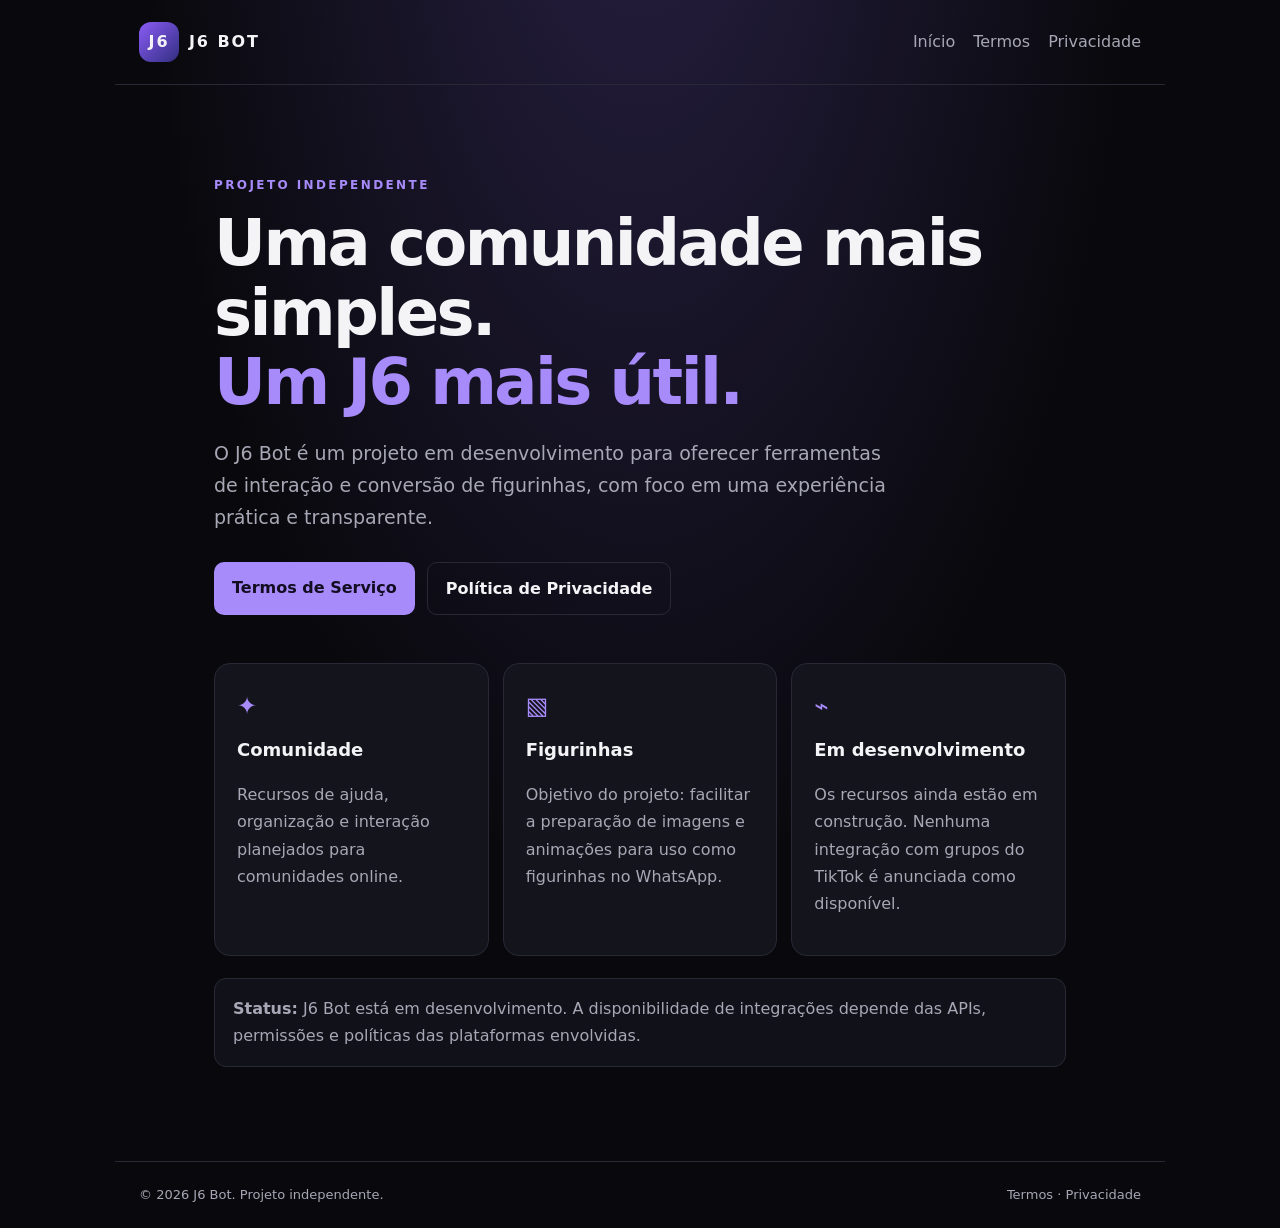
<file: index.html>
<!doctype html>
<html lang="pt-BR">
<head>
  <meta charset="utf-8">
  <meta name="viewport" content="width=device-width, initial-scale=1">
  <meta name="description" content="J6 Bot — projeto de ferramentas para comunidades e conversão de figurinhas.">
  <title>J6 Bot — Site oficial</title>
  <link rel="stylesheet" href="style.css">
</head>
<body>
  <header class="top"><a class="brand" href="index.html"><span class="mark">J6</span><span>J6 BOT</span></a><nav><a href="index.html">Início</a><a href="terms.html">Termos</a><a href="privacy.html">Privacidade</a></nav></header>
  <main class="hero">
    <p class="eyebrow">PROJETO INDEPENDENTE</p>
    <h1>Uma comunidade mais simples.<br><span>Um J6 mais útil.</span></h1>
    <p class="lead">O J6 Bot é um projeto em desenvolvimento para oferecer ferramentas de interação e conversão de figurinhas, com foco em uma experiência prática e transparente.</p>
    <div class="actions"><a class="button" href="terms.html">Termos de Serviço</a><a class="button secondary" href="privacy.html">Política de Privacidade</a></div>
    <section class="features">
      <article><div class="symbol">✦</div><h2>Comunidade</h2><p>Recursos de ajuda, organização e interação planejados para comunidades online.</p></article>
      <article><div class="symbol">▧</div><h2>Figurinhas</h2><p>Objetivo do projeto: facilitar a preparação de imagens e animações para uso como figurinhas no WhatsApp.</p></article>
      <article><div class="symbol">⌁</div><h2>Em desenvolvimento</h2><p>Os recursos ainda estão em construção. Nenhuma integração com grupos do TikTok é anunciada como disponível.</p></article>
    </section>
    <p class="notice"><strong>Status:</strong> J6 Bot está em desenvolvimento. A disponibilidade de integrações depende das APIs, permissões e políticas das plataformas envolvidas.</p>
  </main>
  <footer><span>© 2026 J6 Bot. Projeto independente.</span><span><a href="terms.html">Termos</a> · <a href="privacy.html">Privacidade</a></span></footer>
</body>
</html>
</file>
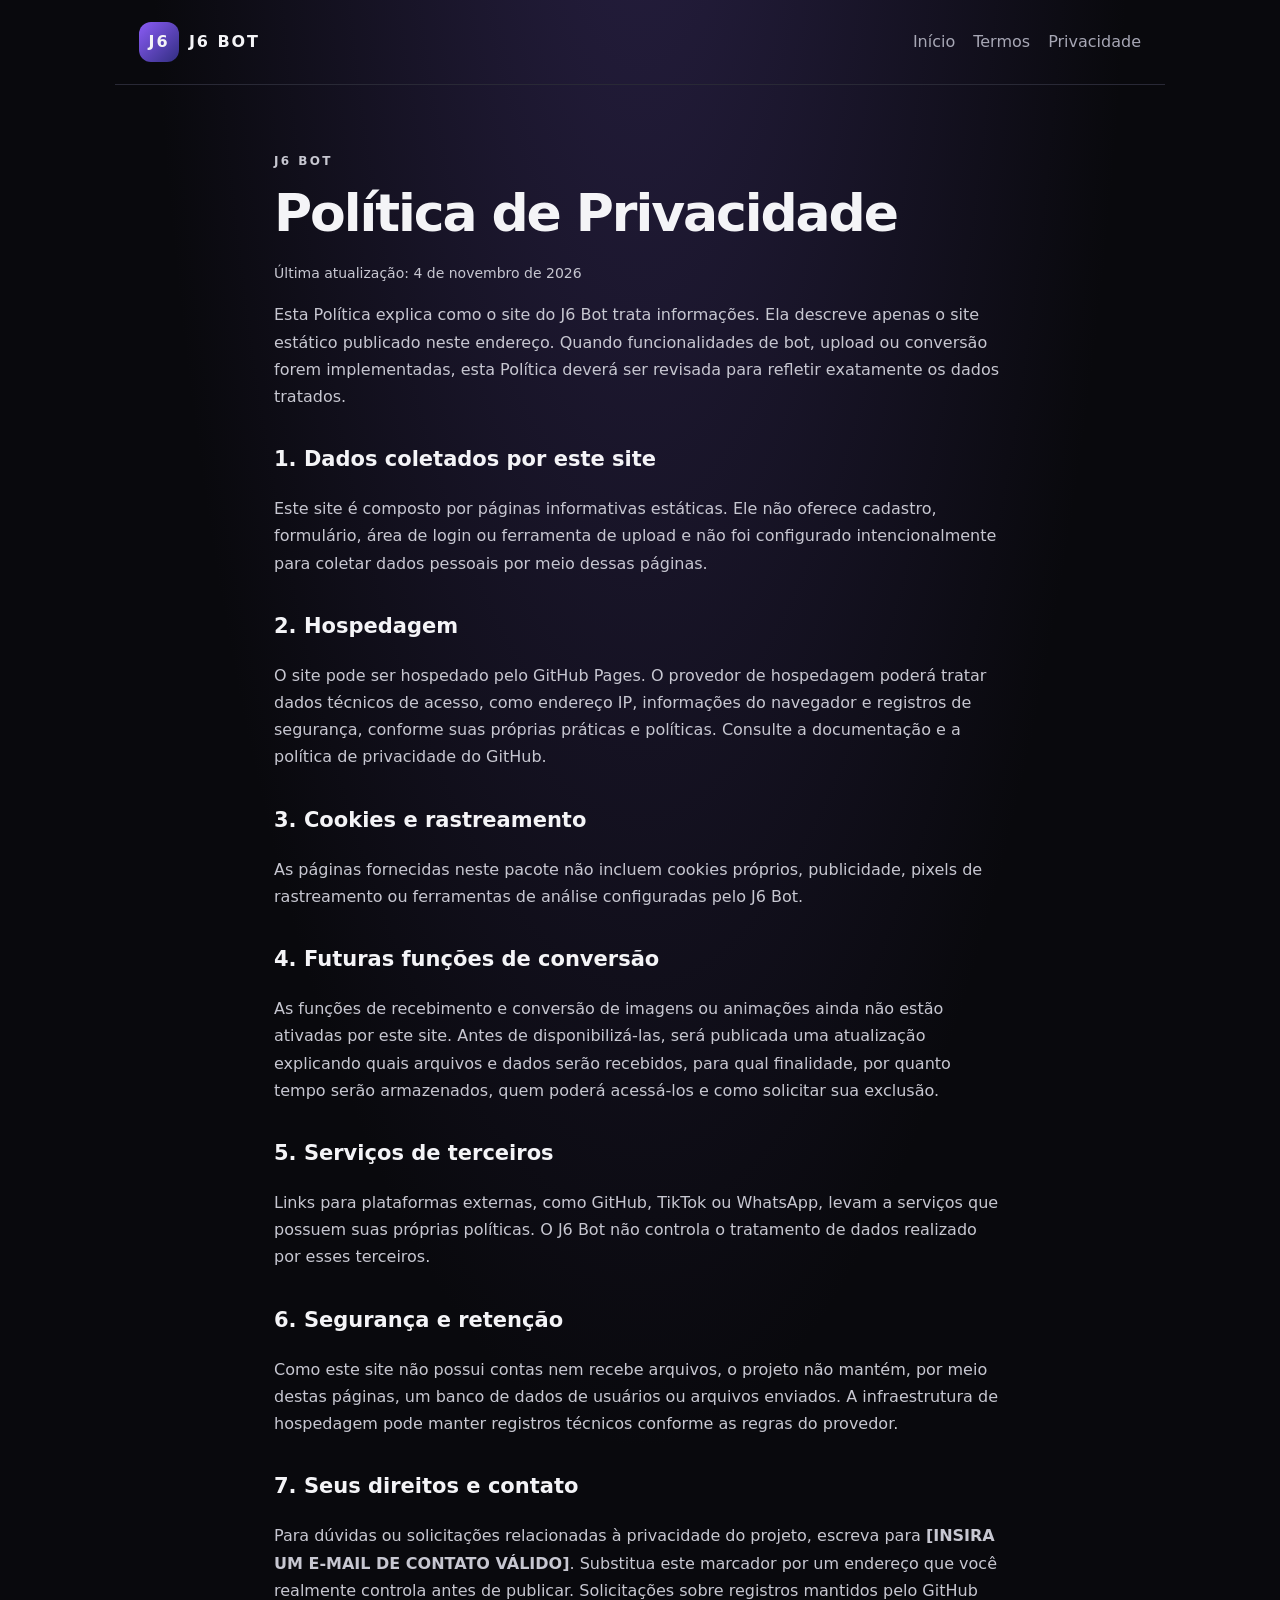
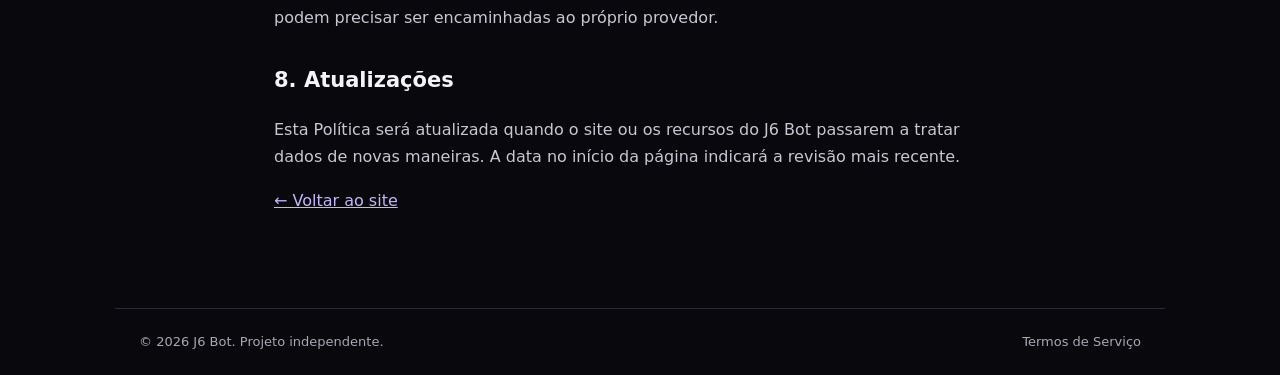
<file: privacy.html>
<!doctype html>
<html lang="pt-BR">
<head><meta charset="utf-8"><meta name="viewport" content="width=device-width, initial-scale=1"><meta name="description" content="Política de Privacidade do projeto J6 Bot."><title>Política de Privacidade — J6 Bot</title><link rel="stylesheet" href="style.css"></head>
<body>
<header class="top"><a class="brand" href="index.html"><span class="mark">J6</span><span>J6 BOT</span></a><nav><a href="index.html">Início</a><a href="terms.html">Termos</a><a href="privacy.html">Privacidade</a></nav></header>
<main class="document">
<p class="eyebrow">J6 BOT</p><h1>Política de Privacidade</h1><p class="updated">Última atualização: 4 de novembro de 2026</p>
<p>Esta Política explica como o site do J6 Bot trata informações. Ela descreve apenas o site estático publicado neste endereço. Quando funcionalidades de bot, upload ou conversão forem implementadas, esta Política deverá ser revisada para refletir exatamente os dados tratados.</p>
<h2>1. Dados coletados por este site</h2><p>Este site é composto por páginas informativas estáticas. Ele não oferece cadastro, formulário, área de login ou ferramenta de upload e não foi configurado intencionalmente para coletar dados pessoais por meio dessas páginas.</p>
<h2>2. Hospedagem</h2><p>O site pode ser hospedado pelo GitHub Pages. O provedor de hospedagem poderá tratar dados técnicos de acesso, como endereço IP, informações do navegador e registros de segurança, conforme suas próprias práticas e políticas. Consulte a documentação e a política de privacidade do GitHub.</p>
<h2>3. Cookies e rastreamento</h2><p>As páginas fornecidas neste pacote não incluem cookies próprios, publicidade, pixels de rastreamento ou ferramentas de análise configuradas pelo J6 Bot.</p>
<h2>4. Futuras funções de conversão</h2><p>As funções de recebimento e conversão de imagens ou animações ainda não estão ativadas por este site. Antes de disponibilizá-las, será publicada uma atualização explicando quais arquivos e dados serão recebidos, para qual finalidade, por quanto tempo serão armazenados, quem poderá acessá-los e como solicitar sua exclusão.</p>
<h2>5. Serviços de terceiros</h2><p>Links para plataformas externas, como GitHub, TikTok ou WhatsApp, levam a serviços que possuem suas próprias políticas. O J6 Bot não controla o tratamento de dados realizado por esses terceiros.</p>
<h2>6. Segurança e retenção</h2><p>Como este site não possui contas nem recebe arquivos, o projeto não mantém, por meio destas páginas, um banco de dados de usuários ou arquivos enviados. A infraestrutura de hospedagem pode manter registros técnicos conforme as regras do provedor.</p>
<h2>7. Seus direitos e contato</h2><p>Para dúvidas ou solicitações relacionadas à privacidade do projeto, escreva para <strong>[INSIRA UM E-MAIL DE CONTATO VÁLIDO]</strong>. Substitua este marcador por um endereço que você realmente controla antes de publicar. Solicitações sobre registros mantidos pelo GitHub podem precisar ser encaminhadas ao próprio provedor.</p>
<h2>8. Atualizações</h2><p>Esta Política será atualizada quando o site ou os recursos do J6 Bot passarem a tratar dados de novas maneiras. A data no início da página indicará a revisão mais recente.</p>
<p><a href="index.html">← Voltar ao site</a></p>
</main><footer><span>© 2026 J6 Bot. Projeto independente.</span><span><a href="terms.html">Termos de Serviço</a></span></footer>
</body></html>
</file>
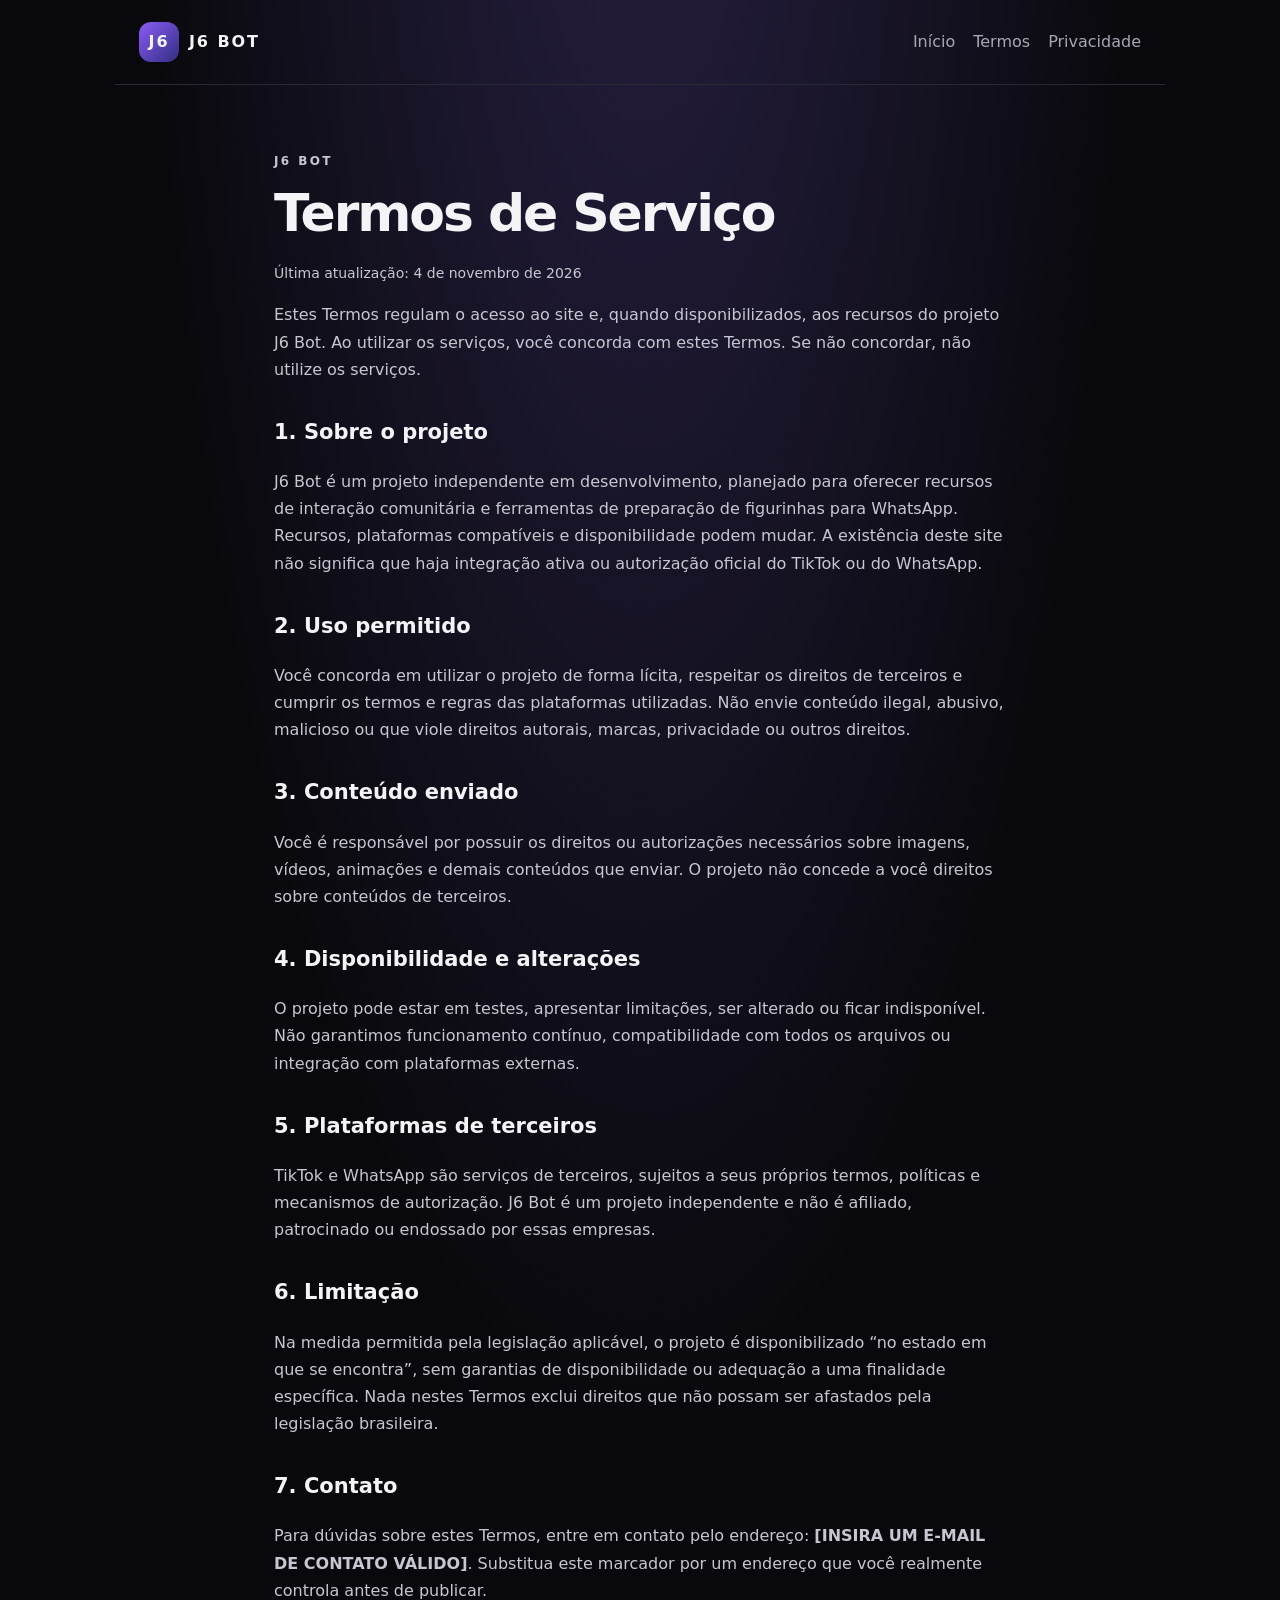
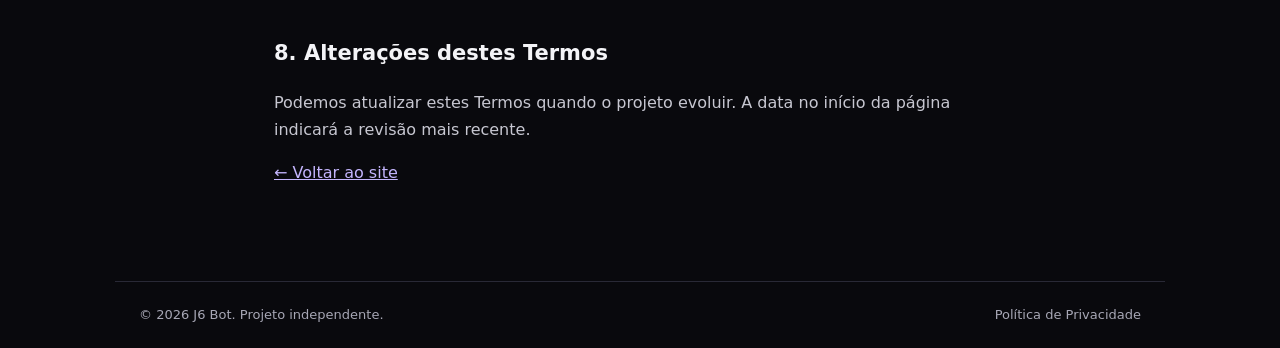
<file: terms.html>
<!doctype html>
<html lang="pt-BR">
<head><meta charset="utf-8"><meta name="viewport" content="width=device-width, initial-scale=1"><meta name="description" content="Termos de Serviço do projeto J6 Bot."><title>Termos de Serviço — J6 Bot</title><link rel="stylesheet" href="style.css"></head>
<body>
<header class="top"><a class="brand" href="index.html"><span class="mark">J6</span><span>J6 BOT</span></a><nav><a href="index.html">Início</a><a href="terms.html">Termos</a><a href="privacy.html">Privacidade</a></nav></header>
<main class="document">
<p class="eyebrow">J6 BOT</p><h1>Termos de Serviço</h1><p class="updated">Última atualização: 4 de novembro de 2026</p>
<p>Estes Termos regulam o acesso ao site e, quando disponibilizados, aos recursos do projeto J6 Bot. Ao utilizar os serviços, você concorda com estes Termos. Se não concordar, não utilize os serviços.</p>
<h2>1. Sobre o projeto</h2><p>J6 Bot é um projeto independente em desenvolvimento, planejado para oferecer recursos de interação comunitária e ferramentas de preparação de figurinhas para WhatsApp. Recursos, plataformas compatíveis e disponibilidade podem mudar. A existência deste site não significa que haja integração ativa ou autorização oficial do TikTok ou do WhatsApp.</p>
<h2>2. Uso permitido</h2><p>Você concorda em utilizar o projeto de forma lícita, respeitar os direitos de terceiros e cumprir os termos e regras das plataformas utilizadas. Não envie conteúdo ilegal, abusivo, malicioso ou que viole direitos autorais, marcas, privacidade ou outros direitos.</p>
<h2>3. Conteúdo enviado</h2><p>Você é responsável por possuir os direitos ou autorizações necessários sobre imagens, vídeos, animações e demais conteúdos que enviar. O projeto não concede a você direitos sobre conteúdos de terceiros.</p>
<h2>4. Disponibilidade e alterações</h2><p>O projeto pode estar em testes, apresentar limitações, ser alterado ou ficar indisponível. Não garantimos funcionamento contínuo, compatibilidade com todos os arquivos ou integração com plataformas externas.</p>
<h2>5. Plataformas de terceiros</h2><p>TikTok e WhatsApp são serviços de terceiros, sujeitos a seus próprios termos, políticas e mecanismos de autorização. J6 Bot é um projeto independente e não é afiliado, patrocinado ou endossado por essas empresas.</p>
<h2>6. Limitação</h2><p>Na medida permitida pela legislação aplicável, o projeto é disponibilizado “no estado em que se encontra”, sem garantias de disponibilidade ou adequação a uma finalidade específica. Nada nestes Termos exclui direitos que não possam ser afastados pela legislação brasileira.</p>
<h2>7. Contato</h2><p>Para dúvidas sobre estes Termos, entre em contato pelo endereço: <strong>[INSIRA UM E-MAIL DE CONTATO VÁLIDO]</strong>. Substitua este marcador por um endereço que você realmente controla antes de publicar.</p>
<h2>8. Alterações destes Termos</h2><p>Podemos atualizar estes Termos quando o projeto evoluir. A data no início da página indicará a revisão mais recente.</p>
<p><a href="index.html">← Voltar ao site</a></p>
</main><footer><span>© 2026 J6 Bot. Projeto independente.</span><span><a href="privacy.html">Política de Privacidade</a></span></footer>
</body></html>
</file>
<file: style.css>
*{box-sizing:border-box} :root{color-scheme:dark;--bg:#09090d;--panel:#14141c;--text:#f4f4f7;--muted:#a7a7b5;--line:#292936;--accent:#a78bfa} body{margin:0;background:radial-gradient(ellipse at 50% -20%,#282044 0,transparent 55%),var(--bg);color:var(--text);font:16px/1.7 system-ui,-apple-system,Segoe UI,Roboto,sans-serif}.top,footer{max-width:1050px;margin:auto;padding:22px 24px;display:flex;align-items:center;justify-content:space-between;gap:20px}.top{border-bottom:1px solid var(--line)}.brand{display:flex;align-items:center;gap:10px;color:var(--text);font-weight:800;letter-spacing:.12em;text-decoration:none}.mark{display:grid;place-items:center;width:40px;height:40px;border-radius:12px;background:linear-gradient(135deg,#8b5cf6,#312e81);font-weight:900}nav{display:flex;gap:18px;flex-wrap:wrap}a{color:#c4b5fd}nav a,footer a{text-decoration:none;color:var(--muted)}nav a:hover,footer a:hover{color:var(--text)}.hero,.document{max-width:900px;margin:auto;padding:78px 24px}.eyebrow{font-size:12px;letter-spacing:.2em;font-weight:800;color:var(--accent)}h1{font-size:clamp(38px,7vw,64px);line-height:1.08;letter-spacing:-.04em;margin:14px 0 20px}h1 span{color:var(--accent)}.lead{max-width:680px;color:var(--muted);font-size:19px}.actions{display:flex;gap:12px;flex-wrap:wrap;margin:28px 0 48px}.button{display:inline-block;background:var(--accent);color:#130d22;text-decoration:none;font-weight:800;padding:12px 18px;border-radius:10px}.button.secondary{background:transparent;border:1px solid var(--line);color:var(--text)}.features{display:grid;grid-template-columns:repeat(3,1fr);gap:14px}.features article{background:var(--panel);border:1px solid var(--line);border-radius:16px;padding:22px}.features h2{font-size:18px;margin:8px 0}.features p,.notice,.updated{color:var(--muted)}.symbol{font-size:24px;color:var(--accent)}.notice{margin-top:22px;padding:16px 18px;border:1px solid var(--line);border-radius:12px;background:#11111a}.document{max-width:780px;padding-top:54px}.document h1{font-size:clamp(36px,6vw,52px)}.document h2{font-size:21px;margin-top:32px}.document p{color:#c7c7d1}.document .updated{font-size:14px}footer{border-top:1px solid var(--line);font-size:13px;color:var(--muted)}@media(max-width:650px){.top,footer{align-items:flex-start;flex-direction:column}.features{grid-template-columns:1fr}.hero{padding-top:54px}nav{gap:14px}}
</file>
